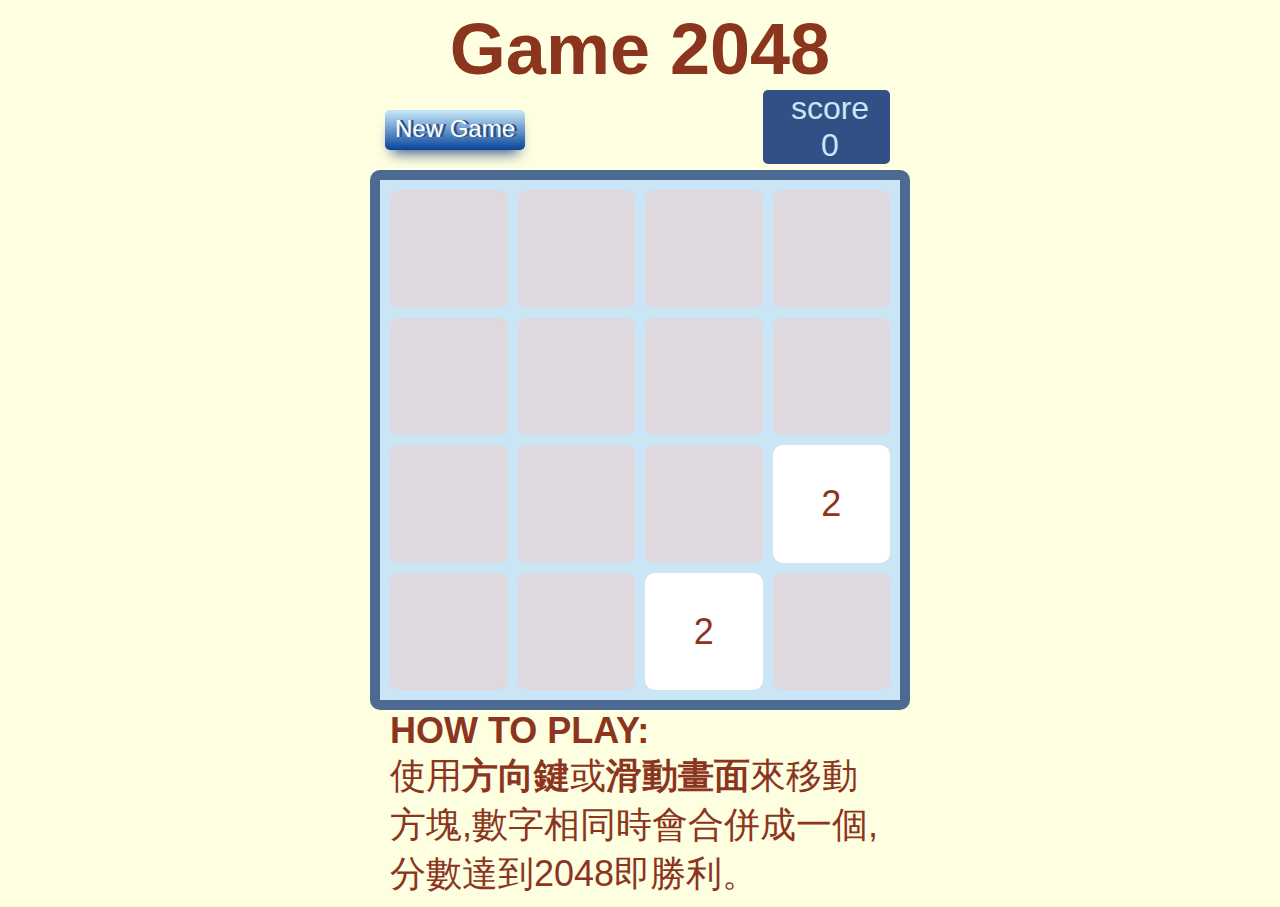
<file: Game_2048/index.html>
<!DOCTYPE html>
<html>

<head>
    <meta charset="UTF-8">
    <meta name="viewport" content="width=device-width,initial-scale=0.6,maximum-scale=1.0, user-scalable=0">    
    <link rel="icon" href="favicon.ico" type="image/ico" />
    <title>JQuery 2048</title>
    <script type="text/javascript" src="js/jquery.js"></script>
    <script type="text/javascript" src="js/hammer.min.js"></script>
    <link rel="stylesheet" type="text/css" href="css/JQuery2048.css">
</head>

<body>
    <div>
        <h1>Game 2048</h1>
        <HEADER>
            <div class="ctrlBtn-container">
                <div id="ctrlBtn">New Game</div>
            </div>
            <div class="scores-container">
                <div class="scoreTitle">score
                    <br/>
                    <span id="score">0</span>
                </div>
                <div id="plusScore">+100</div>
            </div>
        </HEADER>
        <div id="gameView">
            <div id="End-Massage">
            </div>
            <div class="row">
                <div class="cell" id="grid0">
                </div>
                <div class="cell" id="grid1">
                </div>
                <div class="cell" id="grid2">
                </div>
                <div class="cell" id="grid3">
                </div>
            </div>
            <div class="row">
                <div class="cell" id="grid4">
                </div>
                <div class="cell" id="grid5">
                </div>
                <div class="cell" id="grid6">
                </div>
                <div class="cell" id="grid7">
                </div>
            </div>
            <div class="row">
                <div class="cell" id="grid8">
                </div>
                <div class="cell" id="grid9">
                </div>
                <div class="cell" id="grid10">
                </div>
                <div class="cell" id="grid11">
                </div>
            </div>
            <div class="row">
                <div class="cell" id="grid12">
                </div>
                <div class="cell" id="grid13">
                </div>
                <div class="cell" id="grid14">
                </div>
                <div class="cell" id="grid15">
                </div>
            </div>
        </div>
        <div class="tips"><strong>HOW TO PLAY:</strong></br>
        使用<b>方向鍵</b>或<b>滑動畫面</b>來移動方塊,數字相同時會合併成一個,分數達到2048即勝利。
        </div>
    </div>
</body>
<script type="text/javascript" src="js/JQuery2048.js"></script>

</html>
</file>
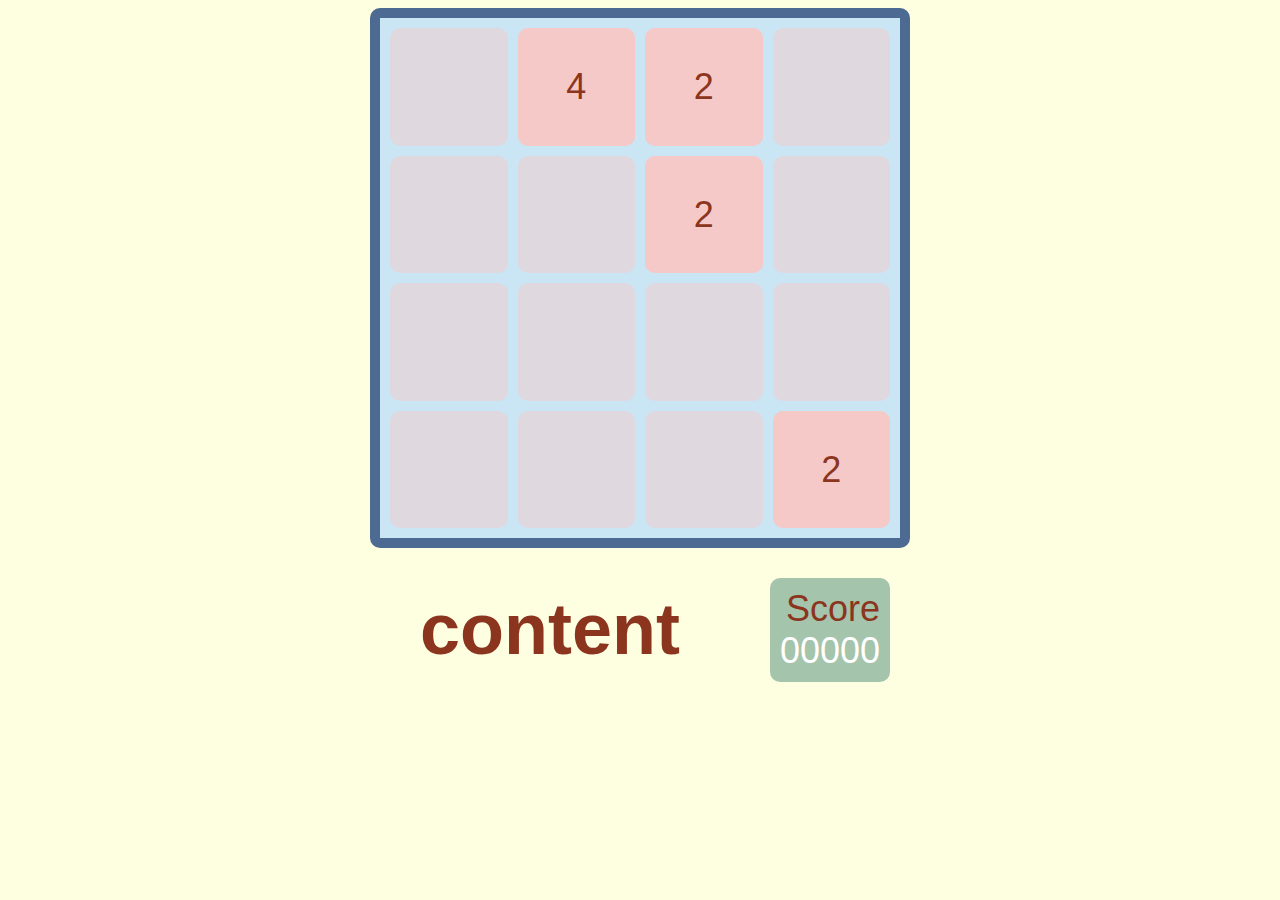
<file: refactoring.html>
<!DOCTYPE html>
<html>

<head>
    <title>Game 2048</title>
    <script type="text/javascript" src="jquery.js"></script>
    <style type="text/css">
    body {
        background: #fefee1;
        color: #8c351e;
        font-family: "Microsoft JhengHei Bold", Arial, sans-serif;
        font-size: 36px;
        text-align: center;
        overflow: hidden;
    }
    
    #score {
        color: white;
    }
    
    .Scorebar {
        margin: 0 auto;
        padding: 10px;
        width: 500px;
        overflow: auto;
        /*border: 5px solid black;*/
    }
    
    .gameView {
        margin: 0 auto;
        padding: 10px;
        border: 10px solid #4c6a92;
        background: #cae6f5;
        border-radius: 10px;
        width: 500px;
        height: 500px;
        z-index: 1;
    }
    
    .title {
        /*border: 5px solid black;*/
        float: left;
        margin: 10px;
        padding: 20px;
    }
    
    .score {
        background-color: rgba(0, 89, 74, 0.35);
        border-radius: 10px;
        /*border: 5px solid black;*/
        float: right;
        margin: 20px 0px;
        padding: 10px;
        text-align: right;
    }
    
    .row {
        float: left;
        margin-bottom: 10px;
    }
    
    .row:last-child {
        margin-bottom: 0;
    }
    
    .cell {
        cursor: default;
        line-height: 117.5px;
        width: 117.5px;
        height: 117.5px;
        margin-right: 10px;
        float: left;
        border-radius: 10px;
        background: rgba(244, 201, 200, 0.5);
    }
    
    .cell:last-child {
        margin-right: 0px;
    }
    
    .tile {
        cursor: default;
        line-height: 117.5px;
        width: 117.5px;
        height: 117.5px;
        margin-right: 10px;
        position: relative;
        border-radius: 10px;
        background: rgba(244, 201, 200, 1);
    }
    
    @keyframes mymove {
        from {
            top: 0px;
        }
        to {
            top: 200px;
        }
    }
    </style>
</head>

<body>
    <div class="all">
        <div class="content">
            <div class="gameView">
                <div class="row">
                    <div class="cell">
                        <div id="grid0"></div>
                    </div>
                    <div class="cell">
                        <div id="grid1"></div>
                    </div>
                    <div class="cell">
                        <div id="grid2"></div>
                    </div>
                    <div class="cell">
                        <div id="grid3"></div>
                    </div>
                </div>
                <div class="row">
                    <div class="cell">
                        <div id="grid4"></div>
                    </div>
                    <div class="cell">
                        <div id="grid5"></div>
                    </div>
                    <div class="cell">
                        <div id="grid6"></div>
                    </div>
                    <div class="cell">
                        <div id="grid7"></div>
                    </div>
                </div>
                <div class="row">
                    <div class="cell">
                        <div id="grid8"></div>
                    </div>
                    <div class="cell">
                        <div id="grid9"></div>
                    </div>
                    <div class="cell">
                        <div id="grid10"></div>
                    </div>
                    <div class="cell">
                        <div id="grid11"></div>
                    </div>
                </div>
                <div class="row">
                    <div class="cell">
                        <div id="grid12"></div>
                    </div>
                    <div class="cell">
                        <div id="grid13"></div>
                    </div>
                    <div class="cell">
                        <div id="grid14"></div>
                    </div>
                    <div class="cell">
                        <div id="grid15"></div>
                    </div>
                </div>
            </div>
        </div>
        <div class="Scorebar">
            <h1 class="title"><span>content</span></h1>
            <div class="score">
                <div id="scoretitle">Score</div>
                <div id="score">00000</div>
            </div>
        </div>
    </div>
</body>
<script type="text/javascript">
function Container() {
    this.pos = [];
    this.empty = [];
    this.score = 0;
    this.init();
}
Container.prototype.init = function() {
    this.clearAll();
    this.checkEmpty();
};
Container.prototype.clearAll = function() {
    for (var y = 0; y < 4; y++) {
        this.pos[y] = [];
        for (var x = 0; x < 4; x++) {
            this.pos[y][x] = null;
        }
    }
};
Container.prototype.getNewRand = function() {
    var i = this.empty.length;
    if (i !== 0) {
        i = this.empty[Math.floor((Math.random() * i))];
        this.addCell(i);
        // console.log(i);
    }
    this.checkEmpty();
};
Container.prototype.addCell = function(seat) {
    var x = transPos(seat)[0],
        y = transPos(seat)[1];
    console.log("X:" + x + ",Y:" + y);
    // this.pos[y][x] = new Tile(Math.random() < 0.9 ? 2 : 4, seat);
    this.pos[y][x] = Math.random() < 0.9 ? 2 : 4;


    $('#grid' + seat).addClass("tile").text(this.pos[y][x]);

    /*
    var cell = "<div class='tile'>" + this.pos[y][x] + "</div>";
    $(".row:nth-child(" + (y + 1) + ") > .cell:nth-child(" + (x + 1) + ")").append(cell);
    $(".row:nth-child(" + (y + 1) + ") > .cell:nth-child(" + (x + 1) + ") > div").hide().fadeIn();*/
};
Container.prototype.getCell = function(seat) {
    var x = new transPos(seat)[0],
        y = new transPos(seat)[1];
    if (this.pos[y][x] === null) {
        return 0;
    } else {
        return this.pos[y][x];
    }
};
Container.prototype.checkEmpty = function() {
    this.empty = [];
    for (var y = 0; y < 4; y++) {
        for (var x = 0; x < 4; x++) {
            if (this.pos[y][x] === null) {
                this.empty.push(y * 4 + x);
            }
        }
    }
};
Container.prototype.moveAll = function(direction) {
    //dis=>0:left 1:up 2:right 3:down
    switch (direction) {
        case 0:
            shiftLeft(this.pos);
            for (var x = 0; x < 4; x++) {
                for (var y = 1; y < 4; y++) {
                    if (this.pos[x][y - 1] !== null) {
                        if (this.pos[x][y - 1] == this.pos[x][y]) {
                            this.pos[x][y - 1] = this.pos[x][y] * 2;
                            this.score += this.pos[x][y] * 2;
                            this.pos[x][y] = null;
                            y++;
                        }
                    }
                }
            }
            shiftLeft(this.pos);
            break;
        case 1:
            shiftUp(this.pos);
            for (var y = 0; y < 4; y++) {
                for (var x = 1; x < 4; x++) {
                    if (this.pos[x - 1][y] !== null) {
                        if (this.pos[x - 1][y] == this.pos[x][y]) {
                            this.pos[x - 1][y] = this.pos[x][y] * 2;
                            this.score += this.pos[x][y] * 2;
                            this.pos[x][y] = null;
                            x++;
                        }
                    }
                }
            }
            shiftUp(this.pos);
            break;
        case 2:
            shiftRight(this.pos);
            for (var x = 0; x < 4; x++) {
                for (var y = 2; y >= 0; y--) {
                    if (this.pos[x][y + 1] !== null) {
                        if (this.pos[x][y + 1] == this.pos[x][y]) {
                            this.pos[x][y + 1] = this.pos[x][y] * 2;
                            this.score += this.pos[x][y] * 2;
                            this.pos[x][y] = null;
                            y--;
                        }
                    }
                }
            }
            shiftRight(this.pos);
            break;
        case 3:
            shiftDown(this.pos);
            for (var y = 0; y < 4; y++) {
                for (var x = 2; x >= 0; x--) {
                    if (this.pos[x + 1][y] !== null) {
                        if (this.pos[x + 1][y] == this.pos[x][y]) {
                            this.pos[x + 1][y] = this.pos[x][y] * 2;
                            this.score += this.pos[x][y] * 2;
                            this.pos[x][y] = null;
                            x--;
                        }
                    }
                }
            }
            shiftDown(this.pos);
            break;
    }

    for (var x = 0; x < 4; x++) {
        for (var y = 0; y < 4; y++) {
            var value = this.pos[x][y];
            if (value === null) {
                value = "";
                $('#grid' + (x * 4 + y)).text(value).removeClass("tile");
            } else {
                $('#grid' + (x * 4 + y)).text(value).addClass("tile");
            }
        }
    }



    Box.getNewRand();

    if (this.empty.length == 0) {
        var over=true;
        for (var x = 0; x < 4; x++) {
            for (var y = 0; y < 3; y++) {
                if(this.pos[x][y] == this.pos[x][y+1]){
                    over=false;
                }
                
            }
        }
    }


    // for(var i=0;i>obj.length:i++){
    //     console.log("123"); 
    // }



    $("#score").text(this.score);


    // var temp = [];
    // for (var x = 0; x < 4; x++) {
    //     var tile = this.pos[0].pop();
    //     if (tile !== null) {
    //         temp.push(tile);
    //     }
    // }
    // console.log(this.pos[0]);
    // console.log(temp);
    //}

    //dis=>0:left 1:up 2:right 3:down
    //     switch (direction) {
    //     case 0:
    //         x > 0 ? x-- : x;
    //         break;
    //     case 1:
    //         y > 0 ? y-- : y;
    //         break;
    //     case 2:
    //         x < 3 ? x++ : x;
    //         break;
    //     case 3:
    //         y < 3 ? y++ : y;
    //         break;
    // }
};

function shiftLeft(pos) {
    for (var y = 0; y < 4; y++) {
        var temp = [],
            i = 0;
        for (var x = 0; x < 4; x++) {
            if (pos[y][x] !== null) {
                temp[i] = pos[y][x];
                i++;
            }
        }
        for (; i < 4; i++) {
            temp[i] = null;
        }
        pos[y] = temp;
    }
}

function shiftRight(pos) {
    for (var y = 0; y < 4; y++) {
        var temp = [],
            i = 3;
        for (var x = 3; x >= 0; x--) {
            if (pos[y][x] !== null) {
                temp[i] = pos[y][x];
                i--;
            }
        }
        for (; i >= 0; i--) {
            temp[i] = null;
        }
        pos[y] = temp;
    }
}

function shiftUp(pos) {
    for (var x = 0; x < 4; x++) {
        var temp = [],
            i = 0;
        for (var y = 0; y < 4; y++) {
            if (pos[y][x] !== null) {
                temp[i] = pos[y][x];
                i++;
            }
        }
        for (; i < 4; i++) {
            temp[i] = null;
        }
        for (var i = 0; i < 4; i++) {
            pos[i][x] = temp[i];
        }
    }
}

function shiftDown(pos) {
    for (var x = 0; x < 4; x++) {
        var temp = [],
            i = 3;
        for (var y = 3; y >= 0; y--) {
            if (pos[y][x] !== null) {
                temp[i] = pos[y][x];
                i--;
            }
        }
        for (; i >= 0; i--) {
            temp[i] = null;
        }
        for (var i = 0; i < 4; i++) {
            pos[i][x] = temp[i];
        }
    }
}


//把pos:0~15轉換xy座標[x,y]
function transPos(intPos) {
    return [intPos % 4, parseInt(intPos / 4)];
}

function Tile(value, seat) {
    this.value = value;
    this.position = seat;
}

var Box;
//讀檔
if (typeof(localStorage) !== "undefined") {
    if (localStorage.getItem("Container") == null) {
        // localStorage.setItem("Container", JSON.stringify(Container));
        Box = new Container();
    } else {
        Box = JSON.parse(localStorage.getItem("Container"));
    }
} else {
    console.log("Sorry, your browser does not support Web Storage...");
}






// Box.addCell(0);
Box.addCell(1);
Box.addCell(2);

Box.getNewRand();
Box.getNewRand();
// Box.getNewRand();

// Box.getNewRand();
// Box.getNewRand();
console.log(Box.pos);
console.log(Box.empty);
// Box.clearAll();
// alert(Box.getNewRand());
// alert(Box.emptycell());
// alert(typeof(Box.pos[1][0]));

//alert(Box.pos[3][3]);
var Grid = $(".cell").children(".tile").toArray();
console.log(Grid);




function test(obj, destination) {
    // var Map = [];
    // for (var x = 0; x < 4; x++) {
    //     for (var y = 0; y < 4; y++) {
    //         var left = ($(".row:nth-child(" + (x + 1) + ") > .cell:nth-child(" + (y + 1) + ")").offset().left) - ($(".gameView").offset().left) - parseInt(20),
    //             top =  ($(".row:nth-child(" + (x + 1) + ") > .cell:nth-child(" + (y + 1) + ")").offset().top) - ($(".gameView").offset().top) - parseInt(20);
    //         Map[x * 4 + y] = {left:left,top:top};

    //     }
    // }
    drawerMove($(Grid[0]), 15);

    //$(Grid[0]).offset($(grid15).offset());

    //drawerMove($(Grid[0]), 3);

    console.log($(".gameView")[0]);

}



$("body").keydown(function() {
    if (event.which == 37) {
        Box.moveAll(0); //test();
    } else if (event.which == 38) {
        Box.moveAll(1);
    } else if (event.which == 39) {
        Box.moveAll(2);
    } else if (event.which == 40) {
        Box.moveAll(3);
    }
    // console.log(Box.pos);

});





function Game(Container) {
    this.Container = Container;


    this.startGame = function() {
        alert(this.Container.postion[5]);
    };

    this.reset = function() {

    };

}




function drawerMove(obj, destination) {
    var Map = [];
    for (var x = 0; x < 4; x++) {
        for (var y = 0; y < 4; y++) {
            Map[x * 4 + y] = {
                "x": ($(".row:nth-child(" + (x + 1) + ") > .cell:nth-child(" + (y + 1) + ")").offset().left) - ($(".gameView").offset().left) - parseInt(20),
                "y": ($(".row:nth-child(" + (x + 1) + ") > .cell:nth-child(" + (y + 1) + ")").offset().top) - ($(".gameView").offset().top) - parseInt(20)
            }
        }
    }
    // alert(Map[destination].x + ":" + Map[destination].y);
    var thix = ($(obj).offset().left) - ($(".gameView").offset().left) - parseInt(20);
    var thiy = ($(obj).offset().top) - ($(".gameView").offset().top) - parseInt(20);
    // alert(thix+":"+thiy);


    var strx = ((Map[destination].x) - thix) + "px";
    var stry = ((Map[destination].y) - thiy) + "px";

    $(obj).animate({
        left: strx,
        top: stry
    }, 500);

}

//dis=>0:left 1:up 2:right 3:down
function moveAct(postion, dis) {
    var x = postion % 4;
    var y = parseInt(postion / 4);
    switch (dis) {
        case 0:
            x > 0 ? x-- : x;
            break;
        case 1:
            y > 0 ? y-- : y;
            break;
        case 2:
            x < 3 ? x++ : x;
            break;
        case 3:
            y < 3 ? y++ : y;
            break;
    }
    return postion = y * 4 + x;;
}






/*
 *  start-init-press-move-check-score-press
 *                                   -win
 *
 *   tile -:value:postion:command()
 *
 *   tell-check-move
 *
 *
 */
</script>

</html>
</file>
<file: Game_2048/css/JQuery2048.css>
body {
    background: #fefee1;
    color: #8c351e;
    font-family: "Microsoft JhengHei Bold", Arial, sans-serif;
    font-size: 36px;
    text-align: center;
    overflow: hidden;
}

h1 {
    margin: 0 auto;
    width: 500px;
}

#gameView {
    margin: 0 auto;
    padding: 10px;
    border: 10px solid #4c6a92;
    background: #cae6f5;
    border-radius: 10px;
    width: 500px;
    height: 500px;
    z-index: 1;
}

.row {
    float: left;
    margin-bottom: 10px;
}

.row:last-child {
    margin-bottom: 0;
}

.cell {
    cursor: default;
    line-height: 117.5px;
    width: 117.5px;
    height: 117.5px;
    margin-right: 10px;
    float: left;
    border-radius: 10px;
    background: rgba(244, 201, 200, 0.5);
}

.cell:last-child {
    margin-right: 0px;
}

.tile {
    cursor: default;
    line-height: 117.5px;
    width: 117.5px;
    height: 117.5px;
    margin-right: 10px;
    position: relative;
    border-radius: 10px;
    background: rgba(244, 201, 200, 1);
}

header {
    margin: 0 auto;
    padding: 0px;
    width: 510px;
    height: 80px;
}

.ctrlBtn-container {
    width: 245px;
    float: left;
}

.scores-container {
    width: 260px;
    font-size: 32px;
    float: left;
    /*border: 1px solid #4c6a92;*/
}

#ctrlBtn,
#keep-on {
    width: 140px;
    height: 35px;
    font-size: 24px;
    border-radius: 5px;
    padding: 5px 0px 0px 0px;
    margin: 20px 0px;
    font-family: Arial;
    box-shadow: 0px 10px 14px -7px #324f86;
    background: linear-gradient(to bottom, #c0e3f5 5%, #07439a 100%);
    background-color: #79bbff;
    cursor: pointer;
    color: #ffffff;
    text-shadow: 3px 0px 0px #324f86;
}

#ctrlBtn:hover,
#keep-on:hover {
    background: linear-gradient(to bottom, #378de5 5%, #79bbff 100%);
    background-color: #378de5;
}

#ctrlBtn:active,
#keep-on:active {
    position: relative;
    top: 1px;
}

.scoreTitle {
    padding-left: 7px;
    width: 120px;
    float: right;
    border-radius: 5px;
    background: rgb(50, 79, 134);
    color: #cae6f5;
}

#plusScore {
    float: right;
    /*margin: 35px -205px 0px 0px;*/
    margin: 40px 10px 0px 0px;
    display: none;
}

#End-Massage {
    position: fixed;
    /*background-color: rgba(244, 201, 200, 0.4);*/
    /*background: rgba(202, 230, 245, 0.7);*/
    width: 500px;
    height: 500px;
    z-index: 1;
    display: none;
}
.win{
    background: rgba(202, 230, 245, 0.7);
}
.lose{
    background: rgba(244, 201, 200, 0.4);
}


#keep-on {
    padding: 5px 0px 0px 0px;
    margin: 0px 180px;
}

.tips {
    width: 500px;
    font-family: "Microsoft JhengHei", Arial, sans-serif;
    font-size: 1em;
    margin: 0 auto;
    text-align: left;
}
</file>
